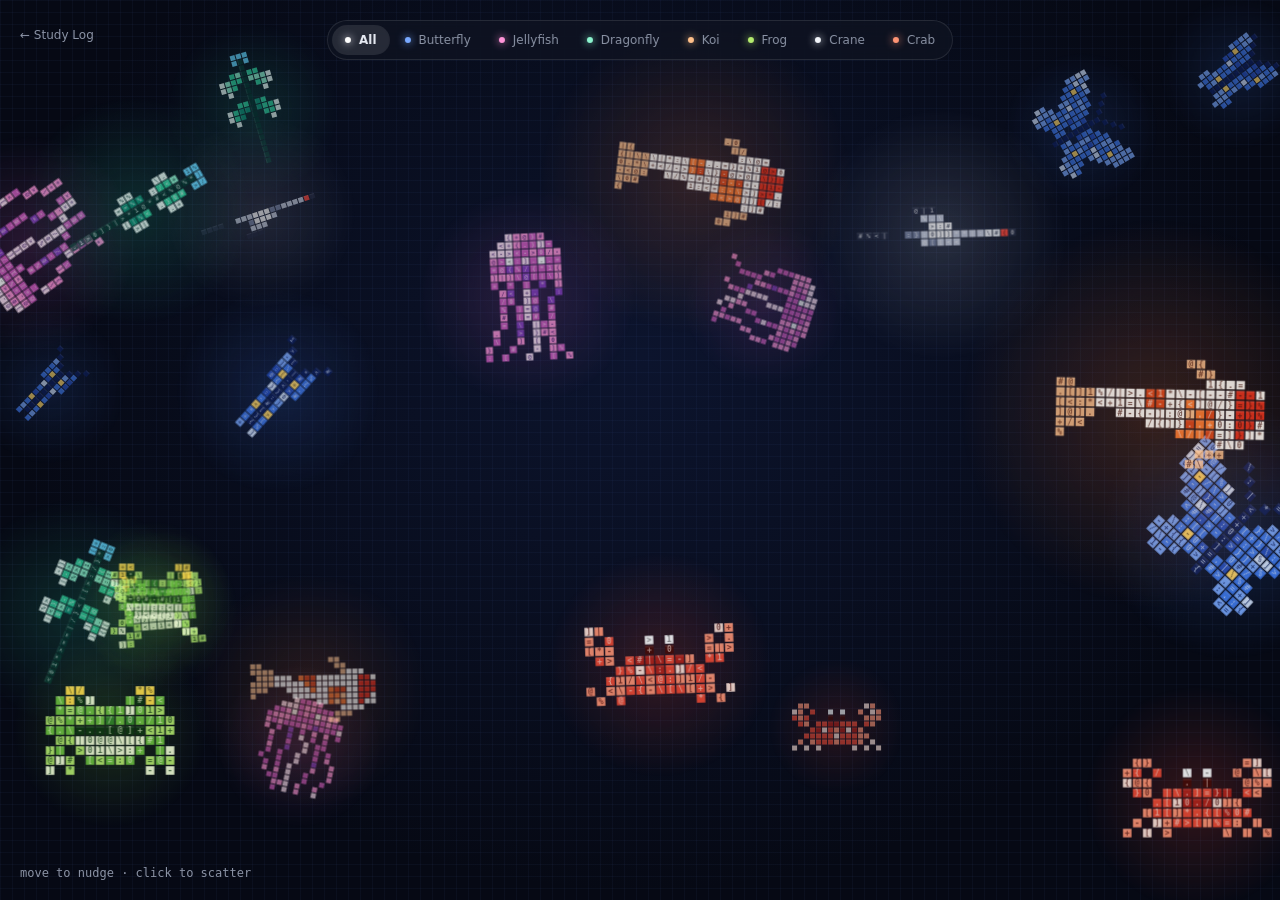
<file: ascii-animals.html>
<!doctype html>
<html lang="en">
<head>
<meta charset="utf-8">
<meta name="viewport" content="width=device-width, initial-scale=1">
<title>ASCII animals</title>
<style>
  :root { --bg: #060914; --ink: #E8ECF4; --ink-2: #8B93A5; --line: rgba(255, 255, 255, 0.10); }
  * { box-sizing: border-box; }
  html, body { height: 100%; }
  body {
    margin: 0; overflow: hidden; color: var(--ink);
    font: 400 14px/1.4 -apple-system, BlinkMacSystemFont, "Segoe UI", system-ui, sans-serif;
    background-color: var(--bg);
    background-image:
      radial-gradient(ellipse at 50% 40%, rgba(40, 70, 160, 0.18), transparent 70%),
      linear-gradient(rgba(110, 150, 255, 0.045) 1px, transparent 1px),
      linear-gradient(90deg, rgba(110, 150, 255, 0.045) 1px, transparent 1px);
    background-size: 100% 100%, 12px 12px, 12px 12px;
  }
  canvas { position: fixed; inset: 0; width: 100%; height: 100%; display: block; }
  nav {
    position: fixed; top: 20px; left: 50%; transform: translateX(-50%); z-index: 2;
    display: flex; gap: 2px; padding: 4px; max-width: calc(100vw - 24px); overflow-x: auto; scrollbar-width: none;
    background: rgba(16, 20, 34, 0.72); border: 0.5px solid var(--line); border-radius: 999px;
    -webkit-backdrop-filter: blur(16px); backdrop-filter: blur(16px);
  }
  nav::-webkit-scrollbar { display: none; }
  nav button {
    flex: none; display: inline-flex; align-items: center; gap: 8px; height: 30px; padding: 0 13px;
    border: 0; border-radius: 999px; background: transparent; color: var(--ink-2); font: inherit; font-size: 12px; cursor: pointer;
    transition: background 150ms cubic-bezier(0.32, 0.72, 0, 1), color 150ms cubic-bezier(0.32, 0.72, 0, 1);
  }
  nav button:hover { color: var(--ink); }
  nav button[aria-pressed="true"] { background: rgba(255, 255, 255, 0.10); color: var(--ink); font-weight: 600; }
  nav button:focus-visible { outline: 2px solid #64B5FF; outline-offset: 1px; }
  nav i { width: 6px; height: 6px; border-radius: 50%; background: var(--c); box-shadow: 0 0 8px var(--c); }
  .back, .hint { position: fixed; z-index: 2; font-size: 12px; color: var(--ink-2); }
  .back { top: 27px; left: 20px; text-decoration: none; }
  .back:hover { color: var(--ink); }
  .hint { left: 20px; bottom: 18px; font-family: ui-monospace, "Cascadia Mono", Consolas, monospace; font-size: 12px; }
  @media (max-width: 900px) { .back { display: none; } nav { top: 12px; } }
  /* Background mode: shown behind Study Log, so no controls and no backdrop of its own */
  .bg body { background: transparent; }
  .bg nav, .bg .back, .bg .hint { display: none; }
</style>
</head>
<body>
<canvas id="c" aria-label="Colourful animals made of keyboard characters drifting across the screen" role="img"></canvas>
<a class="back" href="index.html">&larr; Study Log</a>
<nav id="tabs" aria-label="Animal"></nav>
<div class="hint">move to nudge &middot; click to scatter</div>

<script>
var BG = location.search.indexOf("bg") >= 0;
if (BG) document.documentElement.classList.add("bg");
</script>
<script src="sprites.js"></script>
<script>


var cv = document.getElementById("c"), ctx = cv.getContext("2d");
var W = 0, H = 0, dpr = 1, kind = "all", swarm = [];
var mouse = { x: -999, y: -999 };
var still = window.matchMedia("(prefers-reduced-motion: reduce)").matches;

function rnd(a, b) { return a + Math.random() * (b - a); }
function hash(a, b, c) {
  var h = Math.imul(a + 1, 374761393) ^ Math.imul(b + 7, 668265263) ^ Math.imul(c + 13, 1274126177);
  h = Math.imul(h ^ (h >>> 13), 1103515245); return ((h ^ (h >>> 16)) >>> 0) / 4294967296;
}
function rgba(hex, a) {
  var n = parseInt(hex.slice(1), 16);
  return "rgba(" + (n >> 16) + "," + ((n >> 8) & 255) + "," + (n & 255) + "," + a + ")";
}

// Movement tuning per species. speed: cruising pace; k: how quickly velocity eases toward its target
// (low = floaty and graceful, high = snappy); wander: how much the heading meanders; flock: loose grouping.
var SPEC = {
  butterfly: { speed: 1.25, k: 0.045, wander: 1.0, flock: 0.6 },
  jellyfish: { speed: 0.0,  k: 0.035, wander: 0.4, flock: 0 },
  dragonfly: { speed: 0.0,  k: 0.14,  wander: 0.5, flock: 0 },
  koi:       { speed: 1.05, k: 0.03,  wander: 0.7, flock: 1.0 },
  frog:      { speed: 0,    k: 0.2,   wander: 0,   flock: 0 },
  crane:     { speed: 1.1,  k: 0.025, wander: 0.3, flock: 1.0 },
  crab:      { speed: 0,    k: 0.12,  wander: 0,   flock: 0 }
};
var BASE = {};   // a shared drift direction per species, so each kind travels as a loose group

function spawn(k) {
  var sp = SPRITES[k], s = SIZES[Math.floor(Math.random() * SIZES.length)];
  if (BASE[k] === undefined) BASE[k] = k === "jellyfish" ? -Math.PI / 2 : k === "dragonfly" ? rnd(0, Math.PI * 2)
    : k === "butterfly" ? [-0.6, -2.5, 0.5, 2.6][Math.floor(Math.random() * 4)] + rnd(-0.2, 0.2) : (Math.random() < 0.5 ? 0 : Math.PI) + rnd(-0.25, 0.25);
  var o = { k: k, s: s, depth: (s - SIZES[0]) / (SIZES[SIZES.length - 1] - SIZES[0]), seed: Math.floor(Math.random() * 1e6),
            x: rnd(0, W), y: rnd(90, H - 60), vx: 0, vy: 0, kx: 0, ky: 0, dir: 1, ang: 0,
            heading: BASE[k] + rnd(-0.5, 0.5), ph: Math.random(), frame: 0, next: rnd(0, 1500), mode: 0, t0: 0 };
  if (k === "frog" || k === "crab") { o.gy = rnd(H * 0.72, H * 0.94) - sp.h * s / 2; o.y = o.gy; o.dir = Math.random() < 0.5 ? -1 : 1; }
  if (k === "crane") o.y = rnd(110, H * 0.5);
  return o;
}
function reset() {
  swarm = []; BASE = {};
  var scale = BG ? 0.6 : 1;   // a calmer swarm behind the app
  if (kind === "all") ORDER.forEach(function (k) { for (var i = 0; i < Math.ceil(COUNT[k] / 2.5 * scale); i++) swarm.push(spawn(k)); });
  else for (var i = 0; i < Math.ceil(COUNT[kind] * scale); i++) swarm.push(spawn(kind));
  swarm.sort(function (a, b) { return a.s - b.s; });   // far (small) ones behind near (big) ones
}

function wrapAng(a) { return Math.atan2(Math.sin(a), Math.cos(a)); }
function towardAng(a, b, f) { return a + wrapAng(b - a) * Math.min(1, f); }
// Facing for side-view sprites (crane): mirror when travelling left, tilt with the climb or dive.
function sideFacing(o) {
  if (Math.abs(o.vx) > 0.05) o.dir = o.vx >= 0 ? 1 : -1;
  return o.dir > 0 ? Math.atan2(o.vy, o.vx) : Math.atan2(-o.vy, -o.vx);
}

// Advance an animal's own animation phase (0..1) and pick the matching frame.
function adv(o, ms, dt) { o.ph = (o.ph + dt * 16.67 / ms) % 1; var q = SPRITES[o.k].seq; return q[Math.floor(o.ph * q.length) % q.length]; }
// When an animal drifts off-screen it comes back on the upstream edge, so the stream keeps flowing across.
function reenter(o, m) {
  var b = BASE[o.k], cx = Math.cos(b), cy = Math.sin(b);
  if (Math.abs(cx) >= Math.abs(cy)) { o.x = cx > 0 ? -m : W + m; o.y = rnd(60, H - 60); }
  else { o.y = cy > 0 ? -m : H + m; o.x = rnd(0, W); }
  o.heading = b + rnd(-0.3, 0.3); o.kx = o.ky = 0;
}

// o.x / o.y are the sprite's centre. Each species sets a target velocity; the real velocity eases toward it.
function step(o, t, dt) {
  var sp = SPRITES[o.k], c = SPEC[o.k], h = sp.h * o.s, w = sp.w * o.s, n = o.seed;
  var onGround = o.k === "frog" || o.k === "crab";
  var pace = 0.6 + 0.6 * o.depth;              // near animals move faster: a sense of depth
  var tx = 0, ty = 0, k = c.k, face = o.ang, p;

  if (!onGround) {
    // Smooth meander: two slow sine waves steer the heading, so paths curve instead of jittering.
    // Follow the species' stream, weaving gentle S-curves around it.
    var lane = BASE[o.k] + (Math.sin(t / 2600 + n) * 0.35 + Math.sin(t / 6100 + n * 1.3) * 0.25) * c.wander;
    o.heading = towardAng(o.heading, lane, 0.015 * dt);
    // Loose flocking with the same species: match heading, drift together, keep a little space.
    if (c.flock) {
      var ax = 0, ay = 0, cx = 0, cy = 0, cnt = 0;
      for (var i = 0; i < swarm.length; i++) {
        var q = swarm[i]; if (q === o || q.k !== o.k) continue;
        var ddx = q.x - o.x, ddy = q.y - o.y, dd = Math.hypot(ddx, ddy);
        if (dd > 220 || dd === 0) continue;
        ax += Math.cos(q.heading); ay += Math.sin(q.heading); cx += q.x; cy += q.y; cnt++;
        var room = (Math.max(w, h) + Math.max(SPRITES[q.k].w, SPRITES[q.k].h) * q.s) * 0.8;
        if (dd < room) { tx -= ddx / dd * (1 - dd / room) * 2.6; ty -= ddy / dd * (1 - dd / room) * 2.6; }
      }
      if (cnt) {
        o.heading = towardAng(o.heading, Math.atan2(ay, ax), 0.012 * c.flock * dt);
      }
    }
  }

  switch (o.k) {
    case "butterfly":
      // Each wingbeat gives a little surge and lift: the fluttering, bobbing flight of a butterfly.
      o.frame = adv(o, 460 + n % 160, dt);
      var beat = Math.max(0, Math.sin(o.ph * Math.PI * 2));
      var spd = c.speed * pace * (0.7 + 0.6 * beat);
      tx += Math.cos(o.heading) * spd; ty += Math.sin(o.heading) * spd - beat * 0.35 * pace + 0.12;
      face = Math.atan2(o.vx, -o.vy) * 0.75;         // body leans into the direction of travel
      break;
    case "jellyfish":
      // Pulse: a strong push while the bell contracts, then a slow coast and gentle sink.
      o.frame = adv(o, 2600 + n % 700, dt); p = o.ph;
      o.heading = towardAng(o.heading, -Math.PI / 2 + Math.sin(t / 3200 + n) * 0.7, 0.02 * dt);
      var thrust = Math.max(0, Math.sin((p - 0.25) * Math.PI * 2)) * 2.0 * pace;   // push while the bell squeezes
      tx += Math.cos(o.heading) * thrust; ty += Math.sin(o.heading) * thrust + 0.22;
      k = thrust > 0 ? 0.07 : 0.02;
      face = Math.atan2(o.vx, -o.vy) * 0.6;
      break;
    case "dragonfly":
      // Hover in place, then dart in a new direction and stop dead.
      if (t > o.next) {
        o.mode = o.mode ? 0 : 1;
        o.next = t + (o.mode ? rnd(260, 420) : rnd(600, 1600));
        if (o.mode) o.heading = BASE[o.k] + rnd(-1.1, 1.1);
      }
      if (o.mode) { tx += Math.cos(o.heading) * 6 * pace; ty += Math.sin(o.heading) * 6 * pace; k = 0.2; }
      else { tx += Math.sin(t / 130 + n) * 0.25; ty += Math.cos(t / 170 + n) * 0.25; k = 0.12; }
      o.frame = adv(o, 130, dt);
      face = o.mode ? Math.atan2(o.vy, o.vx) : towardAng(o.ang, o.heading, 0.05 * dt);
      break;
    case "koi":
      var ks = c.speed * pace * (0.85 + 0.25 * Math.sin(t / 900 + n));
      tx += Math.cos(o.heading) * ks; ty += Math.sin(o.heading) * ks;
      o.frame = adv(o, 1100 / Math.max(0.5, ks), dt);   // tail beats faster when swimming faster
      face = Math.atan2(o.vy, o.vx);
      break;
    case "crane":
      // Stay near level flight; the wing cycle gives lift on the downstroke.
      o.heading = towardAng(o.heading, (Math.cos(o.heading) >= 0 ? 0 : Math.PI) + Math.sin(t / 2600 + n) * 0.22, 0.01 * dt);
      o.frame = adv(o, 1150 + n % 300, dt);
      var lift = Math.max(0, -Math.cos(o.ph * Math.PI * 2)) * 0.55;   // lift on the downstroke
      tx += Math.cos(o.heading) * c.speed * pace; ty += Math.sin(o.heading) * c.speed * pace - lift;
      break;
    case "frog":
      if (t > o.next) {
        o.mode = o.mode ? 0 : 1; o.next = t + (o.mode ? 620 : rnd(700, 2400)); o.t0 = t;
        if (o.mode && (o.x < 40 || o.x > W - 40 || Math.random() < 0.25)) o.dir = -o.dir;
      }
      if (o.mode) {
        p = Math.min(1, (t - o.t0) / 620);
        tx = 2.6 * pace * o.dir; k = 0.3;
        o.y = o.gy - Math.sin(Math.PI * p) * o.s * 8;          // arc
        o.frame = p < 0.85 ? 1 : 0;
        face = (0.5 - p) * 0.6 * o.dir;
      } else { o.y = o.gy; o.frame = 0; face = 0; k = 0.3; }
      break;
    case "crab":
      if (t > o.next) { o.mode = o.mode ? 0 : 1; o.next = t + (o.mode ? rnd(600, 1100) : rnd(400, 1600)); if (o.mode) o.dir = Math.random() < 0.5 ? -1 : 1; }
      if (o.mode) { tx = 1.6 * pace * o.dir; o.frame = cyc(o, t / 110); } else o.frame = 0;
      face = Math.sin(t / 180 + n) * (o.mode ? 0.05 : 0);
      break;
  }

  // Pointer: animals steer away when it comes close, and settle back afterwards.
  var dx = o.x - mouse.x, dy = o.y - mouse.y, d = Math.hypot(dx, dy), R = 170;
  if (d < R && d > 0) {
    var f = (1 - d / R);
    tx += dx / d * f * 7; ty += dy / d * f * (onGround ? 0 : 7); k = Math.max(k, 0.12);
    if (!onGround) o.heading = towardAng(o.heading, Math.atan2(dy, dx), 0.08 * f * dt);
  }

  var e = 1 - Math.pow(1 - Math.min(1, k), dt);    // frame-rate independent easing
  o.vx += (tx - o.vx) * e; o.vy += (ty - o.vy) * e;
  o.x += (o.vx + o.kx) * dt;
  if (onGround) o.gy = Math.min(H - h / 2 - 8, Math.max(H * 0.5, o.gy + o.ky * dt * 0.3));
  else o.y += (o.vy + o.ky) * dt;
  o.kx *= Math.pow(0.9, dt); o.ky *= Math.pow(0.9, dt);

  if (o.k === "crane") face = sideFacing(o) * 0.8;
  else if (o.k !== "frog" && o.k !== "crab") o.dir = 1;
  o.ang = towardAng(o.ang, face, 0.12 * dt);         // turn smoothly, never snap

  var m = Math.max(w, h);
  if (onGround) { if (o.x > W + m) { o.dir = -1; o.x = W + m; } if (o.x < -m) { o.dir = 1; o.x = -m; } }
  else if (o.x > W + m || o.x < -m || o.y > H + m || o.y < -m) reenter(o, m);
}

// A click sends everything nearby flying outward, then they drift back into their paths.
function burst(x, y) {
  swarm.forEach(function (o) {
    var dx = o.x - x, dy = o.y - y, d = Math.hypot(dx, dy) || 1, R = 300;
    if (d > R) return;
    var f = (1 - d / R) * 13;
    o.kx += dx / d * f; o.ky += dy / d * f;
    o.heading = Math.atan2(dy, dx);
    if (o.k === "frog") { o.mode = 1; o.t0 = performance.now(); o.next = o.t0 + 620; o.dir = dx >= 0 ? 1 : -1; }
  });
}

function draw(o, t) {
  var sp = SPRITES[o.k], s = o.s, tick = Math.floor(t / 240);
  var w = sp.w * s, h = sp.h * s, r = Math.max(w, h) * 0.75;
  // The tiles and letters only change on a new pose or twinkle tick (about 4 times a second),
  // so paint them once into a small picture and reuse it every frame. Far fewer text draws.
  var key = o.frame + ":" + tick + ":" + dpr;
  if (o.ck !== key) { o.ck = key; paint(o, sp, tick, w, h, r); }
  ctx.setTransform(dpr, 0, 0, dpr, 0, 0);
  ctx.globalAlpha = 0.6 + 0.4 * o.depth;
  ctx.translate(o.x, o.y); ctx.rotate(o.ang);
  if (o.dir < 0) ctx.scale(-1, 1);
  var d = o.cv.width / dpr;
  ctx.drawImage(o.cv, -r, -r, d, d);
}

function paint(o, sp, tick, w, h, r) {
  var pal = sp.pal, cells = sp.cells[o.frame], s = o.s;
  if (!o.cv) o.cv = document.createElement("canvas");
  o.cv.width = o.cv.height = Math.ceil(r * 2 * dpr);   // setting the size also clears it
  var ctx = o.cv.getContext("2d");
  ctx.setTransform(dpr, 0, 0, dpr, r * dpr, r * dpr);
  ctx.textAlign = "center"; ctx.textBaseline = "middle";
  ctx.font = "700 " + Math.round(s * 0.8) + "px ui-monospace, 'Cascadia Mono', Consolas, monospace";

  // Soft glow behind the animal.
  var g = ctx.createRadialGradient(0, 0, 0, 0, 0, r);
  g.addColorStop(0, rgba(pal[2], 0.22)); g.addColorStop(1, rgba(pal[2], 0));
  ctx.fillStyle = g; ctx.fillRect(-r, -r, r * 2, r * 2);

  var ox = -w / 2, oy = -h / 2, gap = s > 8 ? 1.5 : 1;
  for (var i = 0; i < cells.length; i++) {
    var c = cells[i], n = hash(o.seed, i, 7), twinkle = hash(o.seed, i, tick);
    var lvl = c.type === 3 ? 5 : c.type === 2 ? 0 : c.type === 1 ? 4 : c.type === 4 ? 3 : Math.max(1, Math.min(4, Math.round(1.2 + c.edge * 2.2 + (n - 0.5) * 1.4 + (twinkle > 0.95 ? 1 : 0))));
    var px = ox + c.x * s, py = oy + c.y * s;
    ctx.globalAlpha = c.type === 4 ? 0.92 : 1;   // fins and tails are slightly see-through
    ctx.fillStyle = pal[lvl];
    ctx.fillRect(px + gap / 2, py + gap / 2, s - gap, s - gap);
    // Top edge highlight gives each tile a little depth.
    ctx.fillStyle = "rgba(255,255,255,0.10)"; ctx.fillRect(px + gap / 2, py + gap / 2, s - gap, Math.max(1, s * 0.15));
    if (s >= 8) {
      ctx.fillStyle = lvl === 5 ? "rgba(0,0,0,0.45)" : lvl >= 3 ? rgba(pal[0], 0.7) : rgba(pal[4], 0.65);
      ctx.fillText(CHARS.charAt(Math.floor(twinkle * CHARS.length)), px + s / 2, py + s / 2 + 0.5);
    }
  }
}

var last = 0;
function frame(t) {
  var dt = Math.min(3, (t - last) / 16.67 || 1); last = t;
  ctx.setTransform(dpr, 0, 0, dpr, 0, 0); ctx.clearRect(0, 0, W, H);
  swarm.forEach(function (o) {
    if (!still) step(o, t, dt);
    draw(o, t);
  });
  if (!still) requestAnimationFrame(frame);
}

function resize() {
  dpr = Math.min(2, window.devicePixelRatio || 1); W = innerWidth; H = innerHeight;
  cv.width = W * dpr; cv.height = H * dpr;
  if (still) requestAnimationFrame(frame);
}

var KINDS = ["all"].concat(ORDER);
function pick(k) {
  kind = k; history.replaceState(null, "", "#" + k);
  [].forEach.call(document.querySelectorAll("#tabs button"), function (b) { b.setAttribute("aria-pressed", String(b.dataset.k === k)); });
  reset();
  if (still) requestAnimationFrame(frame);
}

var tabs = document.getElementById("tabs");
KINDS.forEach(function (k, i) {
  var b = document.createElement("button");
  b.type = "button"; b.dataset.k = k; b.setAttribute("aria-pressed", "false"); b.title = "Key " + i;
  var dot = document.createElement("i");
  dot.style.setProperty("--c", k === "all" ? "#ffffff" : SPRITES[k].pal[3]);
  b.appendChild(dot); b.appendChild(document.createTextNode(k === "all" ? "All" : SPRITES[k].name));
  b.addEventListener("click", function () { pick(k); });
  tabs.appendChild(b);
});
addEventListener("keydown", function (e) { var n = parseInt(e.key, 10); if (n >= 0 && n < KINDS.length) pick(KINDS[n]); });
addEventListener("pointermove", function (e) { mouse.x = e.clientX; mouse.y = e.clientY; });
addEventListener("pointerdown", function (e) { if (!e.target.closest("nav, a")) burst(e.clientX, e.clientY); });
addEventListener("pointerleave", function () { mouse.x = mouse.y = -999; });
addEventListener("resize", resize);
addEventListener("hashchange", function () { var k = location.hash.slice(1); if (KINDS.indexOf(k) >= 0 && k !== kind) pick(k); });

resize();
var startKind = location.hash.slice(1);
pick(KINDS.indexOf(startKind) >= 0 ? startKind : "all");
if (!still) requestAnimationFrame(frame);
</script>
</body>
</html>
</file>
